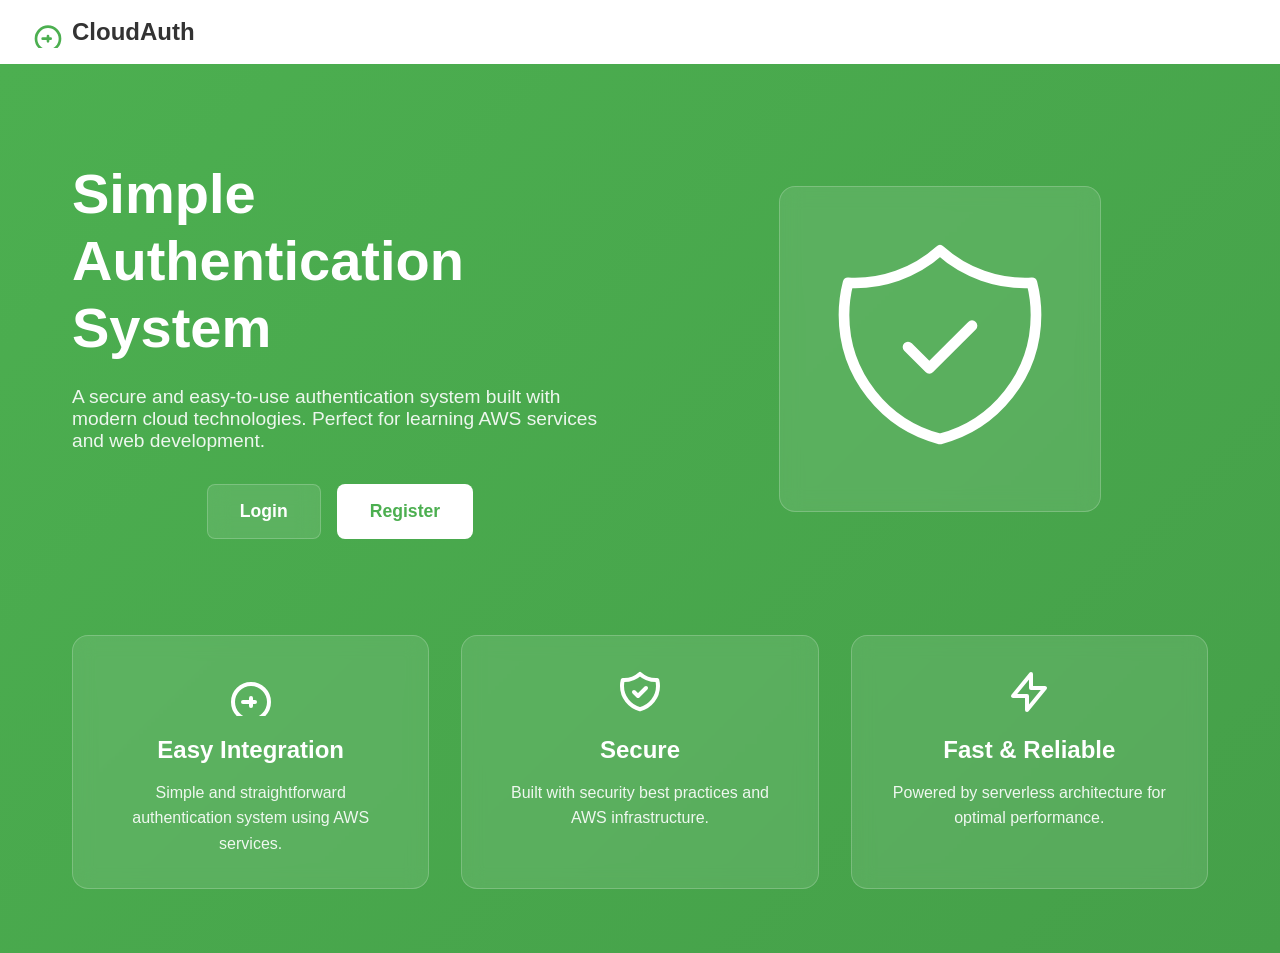
<file: index.html>
<!DOCTYPE html>
<html lang="en">
<head>
    <meta charset="UTF-8">
    <meta name="viewport" content="width=device-width, initial-scale=1.0">
    <title>Cloud Auth System</title>
    <link rel="stylesheet" href="style.css">
</head>
<body>
    <!-- Navigation -->
    <nav class="nav">
        <div class="nav-container">
            <div class="logo">
                <svg xmlns="http://www.w3.org/2000/svg" class="logo-icon" fill="none" viewBox="0 0 24 24" stroke="currentColor">
                    <path stroke-linecap="round" stroke-linejoin="round" stroke-width="2" d="M12 15v2m0 0v2m0-2h2m-2 0H8m13 0a9 9 0 11-18 0 9 9 0 0118 0z" />
                </svg>
                <span class="logo-text">CloudAuth</span>
            </div>
        </div>
    </nav>

    <!-- Hero Section -->
    <div class="hero">
        <div class="container">
            <div class="hero-content">
                <div class="hero-text">
                    <h1 class="hero-title">Simple Authentication System</h1>
                    <p class="hero-description">
                        A secure and easy-to-use authentication system built with modern cloud technologies. 
                        Perfect for learning AWS services and web development.
                    </p>
                    <div class="button-group">
                        <a href="login.html" class="button">Login</a>
                        <a href="register.html" class="button button-white">Register</a>
                    </div>
                </div>
                
                <div class="hero-image">
                    <div class="image-container">
                        <svg xmlns="http://www.w3.org/2000/svg" class="hero-icon" fill="none" viewBox="0 0 24 24" stroke="currentColor">
                            <path stroke-linecap="round" stroke-linejoin="round" stroke-width="1" d="M9 12l2 2 4-4m5.618-4.016A11.955 11.955 0 0112 2.944a11.955 11.955 0 01-8.618 3.04A12.02 12.02 0 003 9c0 5.591 3.824 10.29 9 11.622 5.176-1.332 9-6.03 9-11.622 0-1.042-.133-2.052-.382-3.016z" />
                        </svg>
                    </div>
                </div>
            </div>

            <!-- Features Section -->
            <div class="features">
                <div class="feature-card">
                    <svg xmlns="http://www.w3.org/2000/svg" class="feature-icon" fill="none" viewBox="0 0 24 24" stroke="currentColor">
                        <path stroke-linecap="round" stroke-linejoin="round" stroke-width="2" d="M12 15v2m0 0v2m0-2h2m-2 0H8m13 0a9 9 0 11-18 0 9 9 0 0118 0z" />
                    </svg>
                    <h3 class="feature-title">Easy Integration</h3>
                    <p class="feature-description">Simple and straightforward authentication system using AWS services.</p>
                </div>
                <div class="feature-card">
                    <svg xmlns="http://www.w3.org/2000/svg" class="feature-icon" fill="none" viewBox="0 0 24 24" stroke="currentColor">
                        <path stroke-linecap="round" stroke-linejoin="round" stroke-width="2" d="M9 12l2 2 4-4m5.618-4.016A11.955 11.955 0 0112 2.944a11.955 11.955 0 01-8.618 3.04A12.02 12.02 0 003 9c0 5.591 3.824 10.29 9 11.622 5.176-1.332 9-6.03 9-11.622 0-1.042-.133-2.052-.382-3.016z" />
                    </svg>
                    <h3 class="feature-title">Secure</h3>
                    <p class="feature-description">Built with security best practices and AWS infrastructure.</p>
                </div>
                <div class="feature-card">
                    <svg xmlns="http://www.w3.org/2000/svg" class="feature-icon" fill="none" viewBox="0 0 24 24" stroke="currentColor">
                        <path stroke-linecap="round" stroke-linejoin="round" stroke-width="2" d="M13 10V3L4 14h7v7l9-11h-7z" />
                    </svg>
                    <h3 class="feature-title">Fast & Reliable</h3>
                    <p class="feature-description">Powered by serverless architecture for optimal performance.</p>
                </div>
            </div>
        </div>
    </div>
</body>
</html>
</file>
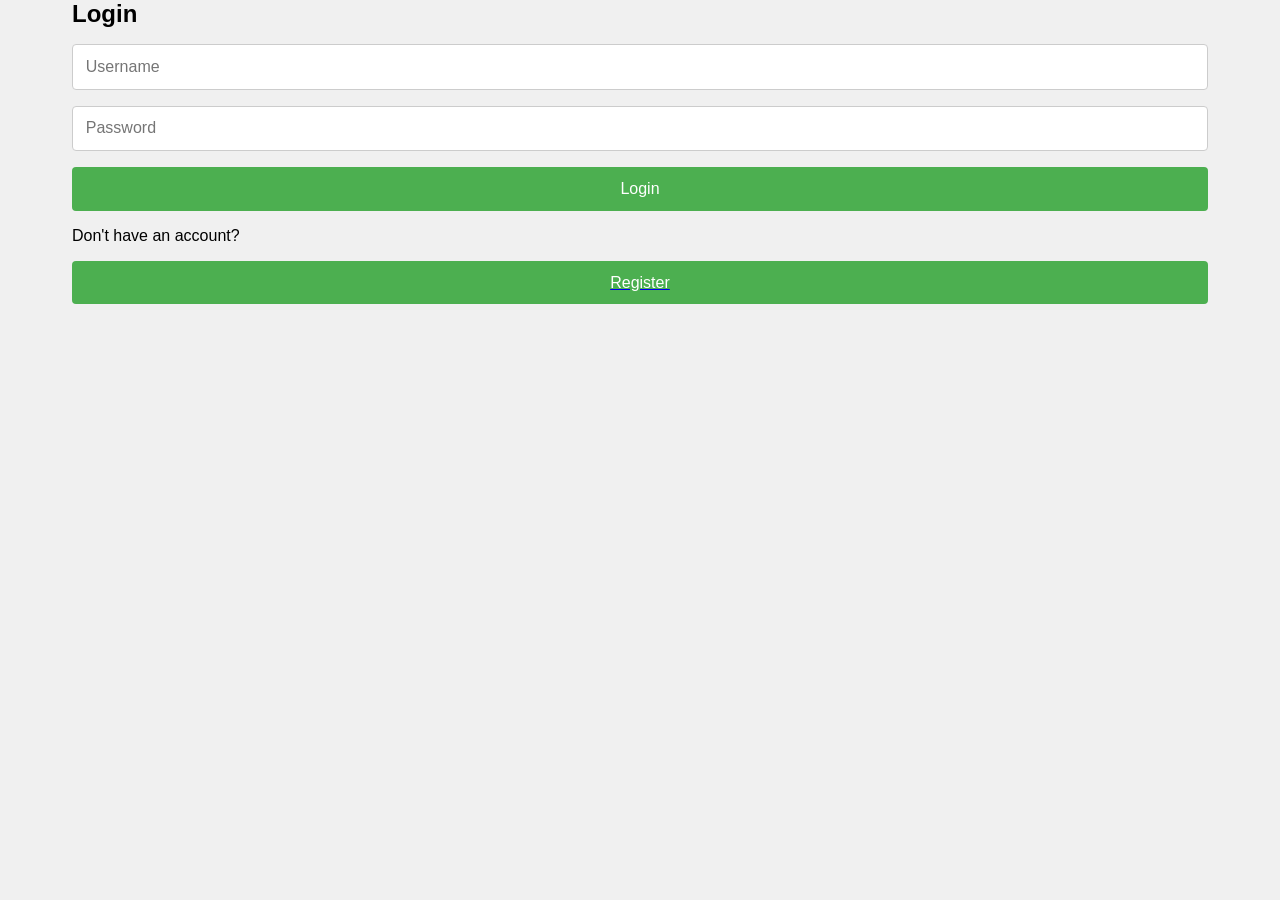
<file: dashboard.html>
<!DOCTYPE html>
<html lang="en">
<head>
    <meta charset="UTF-8">
    <title>Dashboard</title>
    <link rel="stylesheet" href="style.css">
</head>
<body>
    <div class="container">
        <h2>Welcome to your Dashboard</h2>
        <p id="dashboardMessage"></p>
        <button id="logout">Logout</button>
    </div>
    <script src="main.js"></script>
</body>
</html>
</file>
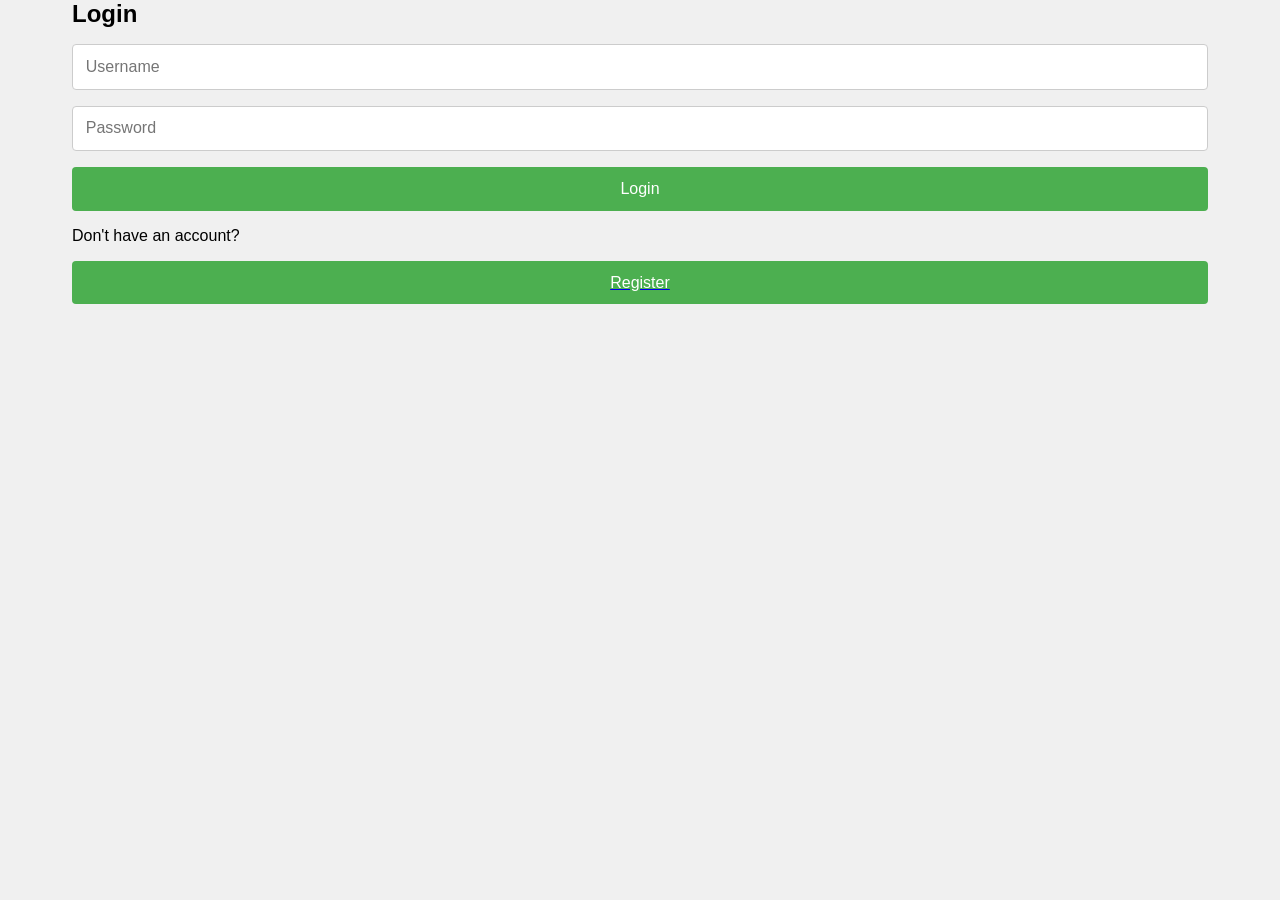
<file: login.html>
<!DOCTYPE html>
<html lang="en">
<head>
    <meta charset="UTF-8">
    <title>Login</title>
    <link rel="stylesheet" href="style.css">
</head>
<body>
    <div class="container">
        <h2>Login</h2>
        <form id="loginForm">
            <input type="text" id="loginUsername" placeholder="Username" required>
            <input type="password" id="loginPassword" placeholder="Password" required>
            <button type="submit">Login</button>
        </form>
        <p id="loginMessage"></p>
        <p>Don't have an account?</p>
        <a href="index.html"><button type="button">Register</button></a>
    </div>
    <script src="main.js"></script>
</body>
</html>
</file>
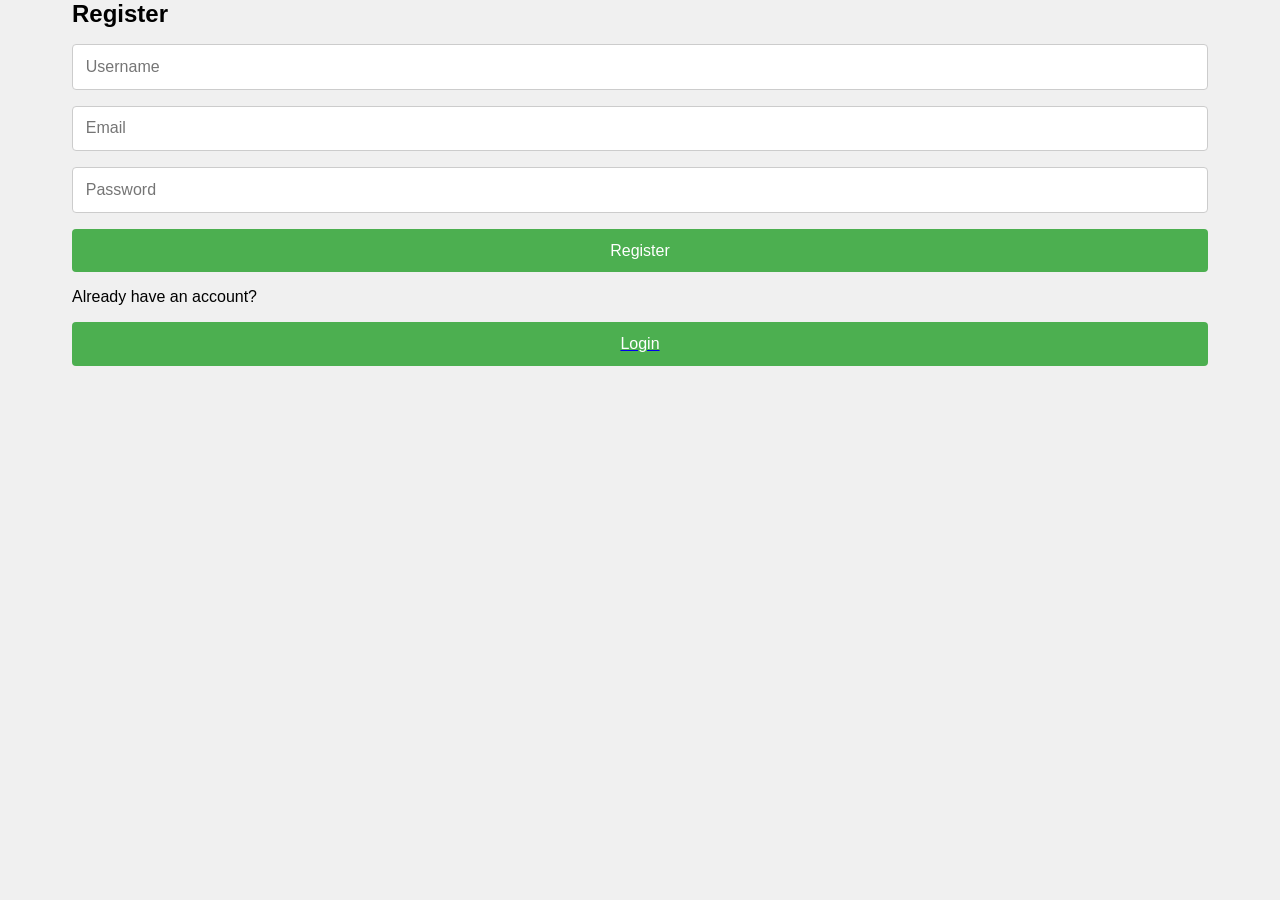
<file: register.html>
<!DOCTYPE html>
<html lang="en">
<head>
    <meta charset="UTF-8">
    <title>Register</title>
    <link rel="stylesheet" href="style.css">
</head>
<body>
    <div class="container">
        <h2>Register</h2>
        <form id="registerForm">
            <input type="text" id="username" placeholder="Username" required>
            <input type="email" id="email" placeholder="Email" required>
            <input type="password" id="password" placeholder="Password" required>
            <button type="submit">Register</button>
        </form>
        <p id="registerMessage"></p>
        
        <!-- Login link and button -->
        <p>Already have an account?</p>
        <a href="login.html"><button type="button">Login</button></a>
    </div>
    <script src="main.js"></script>
</body>
</html>
</file>
<file: style.css>
/* Base styles */
* {
    margin: 0;
    padding: 0;
    box-sizing: border-box;
}

body {
    font-family: Arial, sans-serif;
    background-color: #f0f0f0;
    margin: 0;
    min-height: 100vh;
}

/* Container */
.container {
    max-width: 1200px;
    margin: 0 auto;
    padding: 0 2rem;
}

/* Navigation */
.nav {
    background-color: white;
    box-shadow: 0 2px 4px rgba(0, 0, 0, 0.1);
    padding: 1rem 0;
}

.nav-container {
    display: flex;
    justify-content: space-between;
    align-items: center;
    padding: 0 2rem;
}

.logo {
    display: flex;
    align-items: center;
    gap: 0.5rem;
}

.logo-icon {
    width: 2rem;
    height: 2rem;
    color: #4CAF50;
}

.logo-text {
    font-size: 1.5rem;
    font-weight: bold;
    color: #333;
}

/* Hero Section */
.hero {
    background: linear-gradient(135deg, #4CAF50 0%, #45a049 100%);
    min-height: calc(100vh - 4rem);
    padding: 4rem 0;
    color: white;
}

.hero-content {
    display: flex;
    align-items: center;
    justify-content: space-between;
    gap: 4rem;
    padding: 2rem 0;
}

.hero-text {
    flex: 1;
}

.hero-title {
    font-size: 3.5rem;
    margin-bottom: 1.5rem;
    line-height: 1.2;
}

.hero-description {
    font-size: 1.2rem;
    margin-bottom: 2rem;
    opacity: 0.9;
}

.button-group {
    display: flex;
    gap: 1rem;
    justify-content: center;
}

/* Buttons */
.button {
    display: inline-block;
    padding: 1rem 2rem;
    border-radius: 8px;
    font-size: 1.1rem;
    font-weight: 600;
    text-decoration: none;
    transition: all 0.3s ease;
    background-color: rgba(255, 255, 255, 0.1);
    color: white;
    border: 1px solid rgba(255, 255, 255, 0.2);
    backdrop-filter: blur(10px);
}

.button:hover {
    transform: translateY(-2px);
    box-shadow: 0 4px 12px rgba(0, 0, 0, 0.1);
}

.button-white {
    background-color: white;
    color: #4CAF50;
}

/* Hero Image */
.hero-image {
    flex: 1;
    display: flex;
    justify-content: center;
}

.image-container {
    background: rgba(255, 255, 255, 0.1);
    padding: 2rem;
    border-radius: 1rem;
    backdrop-filter: blur(10px);
    border: 1px solid rgba(255, 255, 255, 0.2);
}

.hero-icon {
    width: 16rem;
    height: 16rem;
    color: white;
}

/* Features Section */
.features {
    display: grid;
    grid-template-columns: repeat(auto-fit, minmax(250px, 1fr));
    gap: 2rem;
    margin-top: 4rem;
}

.feature-card {
    background: rgba(255, 255, 255, 0.1);
    padding: 2rem;
    border-radius: 1rem;
    backdrop-filter: blur(10px);
    border: 1px solid rgba(255, 255, 255, 0.2);
    text-align: center;
}

.feature-icon {
    width: 3rem;
    height: 3rem;
    color: white;
    margin-bottom: 1rem;
}

.feature-title {
    font-size: 1.5rem;
    margin-bottom: 1rem;
}

.feature-description {
    opacity: 0.9;
    line-height: 1.6;
}

/* Responsive Design */
@media (max-width: 768px) {
    .hero-content {
        flex-direction: column;
        text-align: center;
    }

    .hero-title {
        font-size: 2.5rem;
    }

    .hero-icon {
        width: 12rem;
        height: 12rem;
    }

    .features {
        grid-template-columns: 1fr;
    }
}

/* Form Elements */
input {
    display: block;
    width: 100%;
    padding: 0.8em;
    margin: 1em 0;
    border: 1px solid #ccc;
    border-radius: 4px;
    font-size: 1rem;
}

button {
    display: block;
    width: 100%;
    padding: 0.8em;
    margin: 1em 0;
    background-color: #4CAF50;
    color: white;
    border: none;
    border-radius: 4px;
    cursor: pointer;
    font-size: 1rem;
    transition: background-color 0.3s ease;
}

button:hover {
    background-color: #45a049;
}

/* Error Messages */
p.error {
    color: red;
    margin-top: 0.5em;
}
</file>
